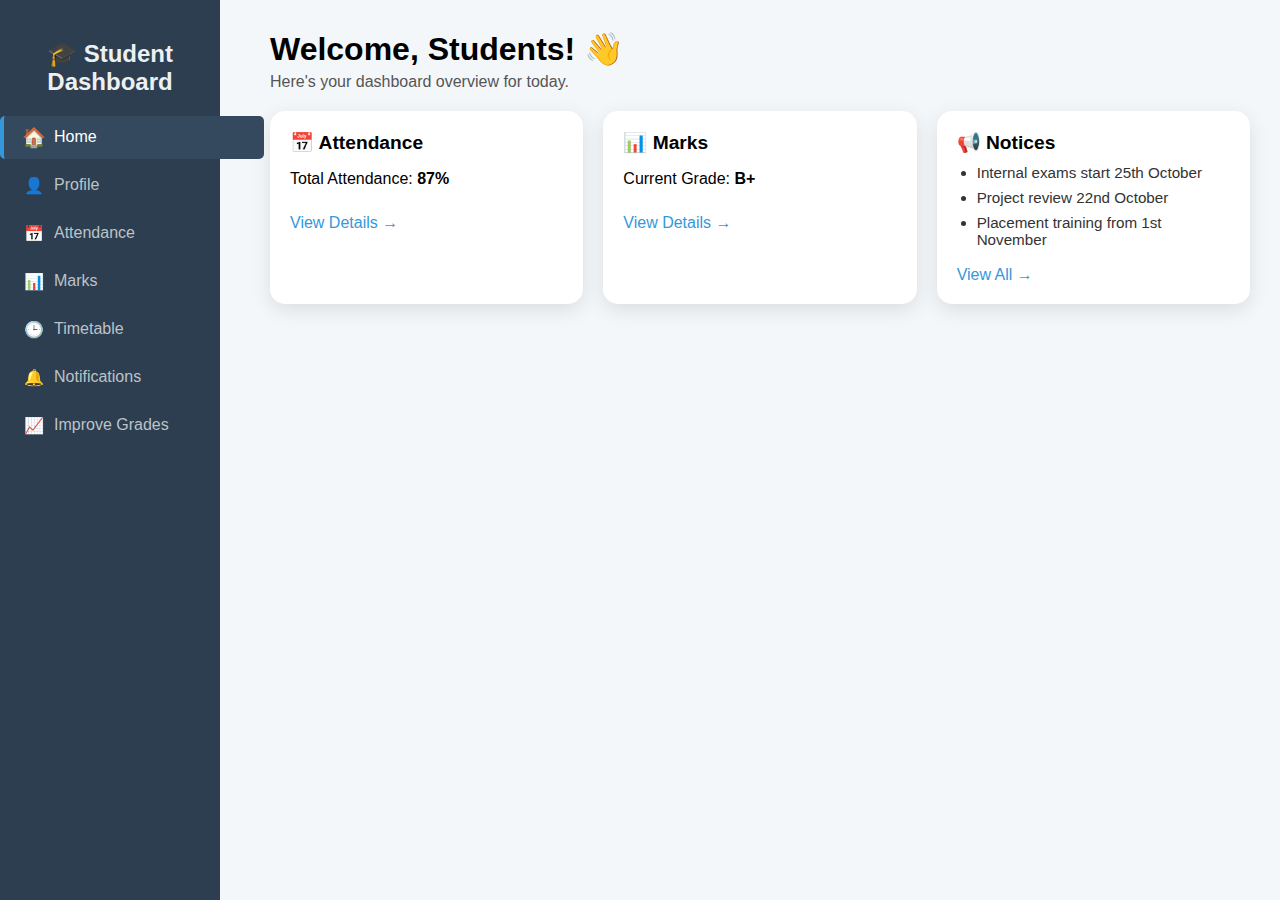
<file: index.html>
<!DOCTYPE html>
<html>
<head>
  <title>Student Dashboard</title>
  <link rel="stylesheet" href="style.css">
</head>
<body>

<!-- Sidebar -->
<div class="sidebar">
  <h2>🎓 Student Dashboard</h2>
  <a href="index.html" class="active"><span class="icon">🏠</span> Home</a>
  <a href="profile.html"><span class="icon">👤</span> Profile</a>
  <a href="attendance.html"><span class="icon">📅</span> Attendance</a>
  <a href="marks.html"><span class="icon">📊</span> Marks</a>
  <a href="timetable.html"><span class="icon">🕒</span> Timetable</a>
  <a href="notification.html"><span class="icon">🔔</span> Notifications</a>
  <a href="improvement.html"><span class="icon">📈</span> Improve Grades</a>
</div>

<!-- Main Content -->
<div class="content">
  <!-- Welcome Section -->
  <div class="welcome">
    <h1>Welcome, Students! 👋</h1>
    <p>Here's your dashboard overview for today.</p>
  </div>

  <!-- Dashboard Cards Grid -->
  <div class="cards-grid">
    <!-- Attendance Card -->
    <div class="card">
      <h3>📅 Attendance</h3>
      <p>Total Attendance: <strong>87%</strong></p>
      <a href="attendance.html" class="card-link">View Details →</a>
    </div>

    <!-- Marks Card -->
    <div class="card">
      <h3>📊 Marks</h3>
      <p>Current Grade: <strong>B+</strong></p>
      <a href="marks.html" class="card-link">View Details →</a>
    </div>

    <!-- Notices Card -->
    <div class="card">
      <h3>📢 Notices</h3>
      <ul>
        <li>Internal exams start 25th October</li>
        <li>Project review 22nd October</li>
        <li>Placement training from 1st November</li>
      </ul>
      <a href="notification.html" class="card-link">View All →</a>
    </div>
  </div>
</div>

</body>
</html>
</file>
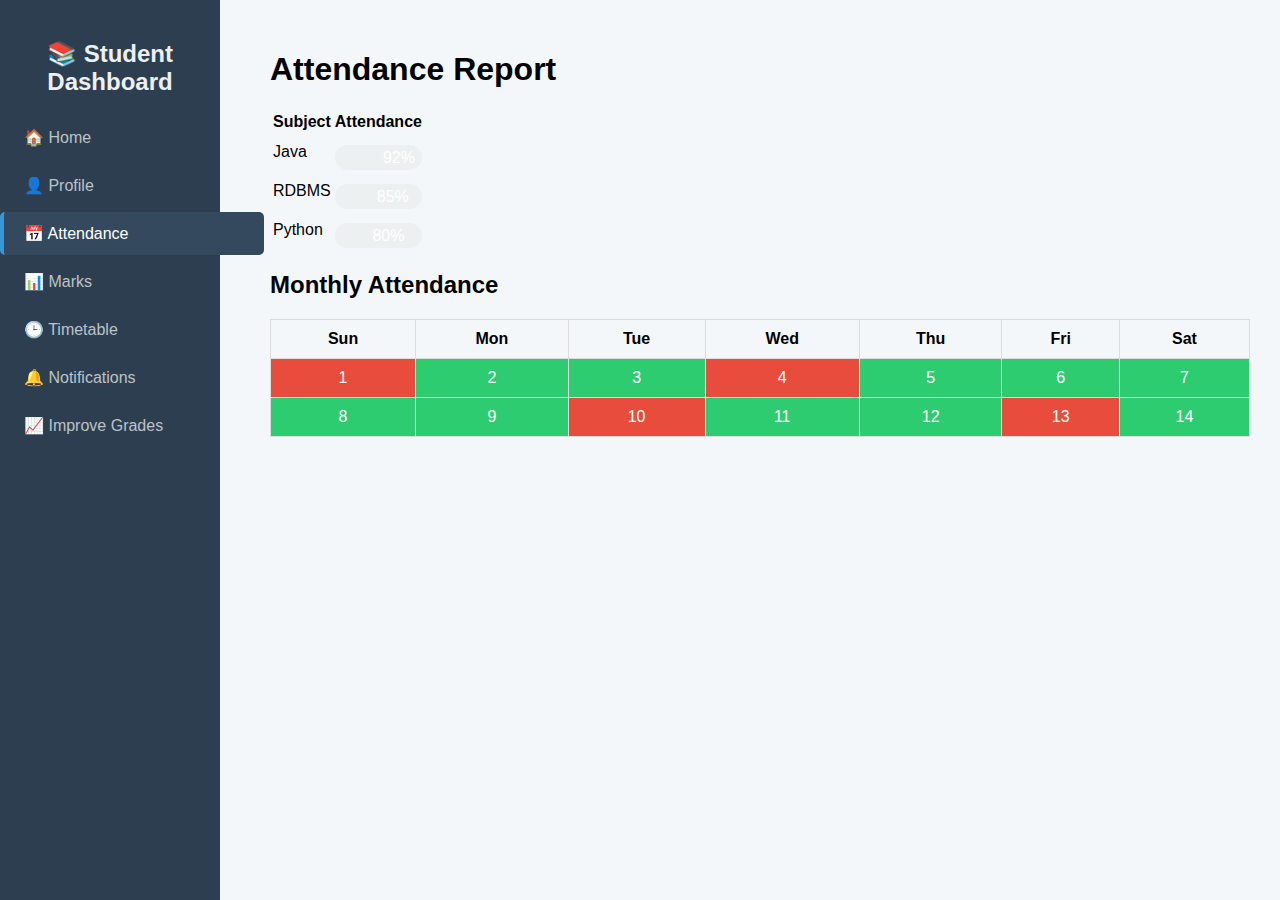
<file: attendance.html>
<!DOCTYPE html>
<html>
<head>
  <title>Attendance</title>
  <link rel="stylesheet" href="style.css">
</head>
<body>

<div class="sidebar">
  <h2>📚 Student Dashboard</h2>
  <a href="index.html">🏠 Home</a>
  <a href="profile.html">👤 Profile</a>
  <a href="attendance.html" class="active">📅 Attendance</a>
  <a href="marks.html">📊 Marks</a>
  <a href="timetable.html">🕒 Timetable</a>
  <a href="notification.html">🔔 Notifications</a>
  <a href="improvement.html">📈 Improve Grades</a>
</div>


<div class="content">
  <h1>Attendance Report</h1>

  <!-- Subject-wise Progress Bars -->
  <table class="table">
    <tr><th>Subject</th><th>Attendance</th></tr>
    <tr>
      <td>Java</td>
      <td>
        <div class="progress-bar" title="92% attendance">
          <div class="progress" style="width: 92%;">92%</div>
        </div>
      </td>
    </tr>
    <tr>
      <td>RDBMS</td>
      <td>
        <div class="progress-bar" title="85% attendance">
          <div class="progress" style="width: 85%;">85%</div>
        </div>
      </td>
    </tr>
    <tr>
      <td>Python</td>
      <td>
        <div class="progress-bar" title="80% attendance">
          <div class="progress" style="width: 80%;">80%</div>
        </div>
      </td>
    </tr>
  </table>

  <!-- Monthly Attendance Calendar -->
  <h2>Monthly Attendance</h2>
  <table class="calendar">
    <tr>
      <th>Sun</th><th>Mon</th><th>Tue</th><th>Wed</th><th>Thu</th><th>Fri</th><th>Sat</th>
    </tr>
    <tr>
      <td class="absent">1</td>
      <td class="present">2</td>
      <td class="present">3</td>
      <td class="absent">4</td>
      <td class="present">5</td>
      <td class="present">6</td>
      <td class="present">7</td>
    </tr>
    <tr>
      <td class="present">8</td>
      <td class="present">9</td>
      <td class="absent">10</td>
      <td class="present">11</td>
      <td class="present">12</td>
      <td class="absent">13</td>
      <td class="present">14</td>
    </tr>
    <!-- Add remaining weeks -->
  </table>
</div>

</body>
</html>
</file>
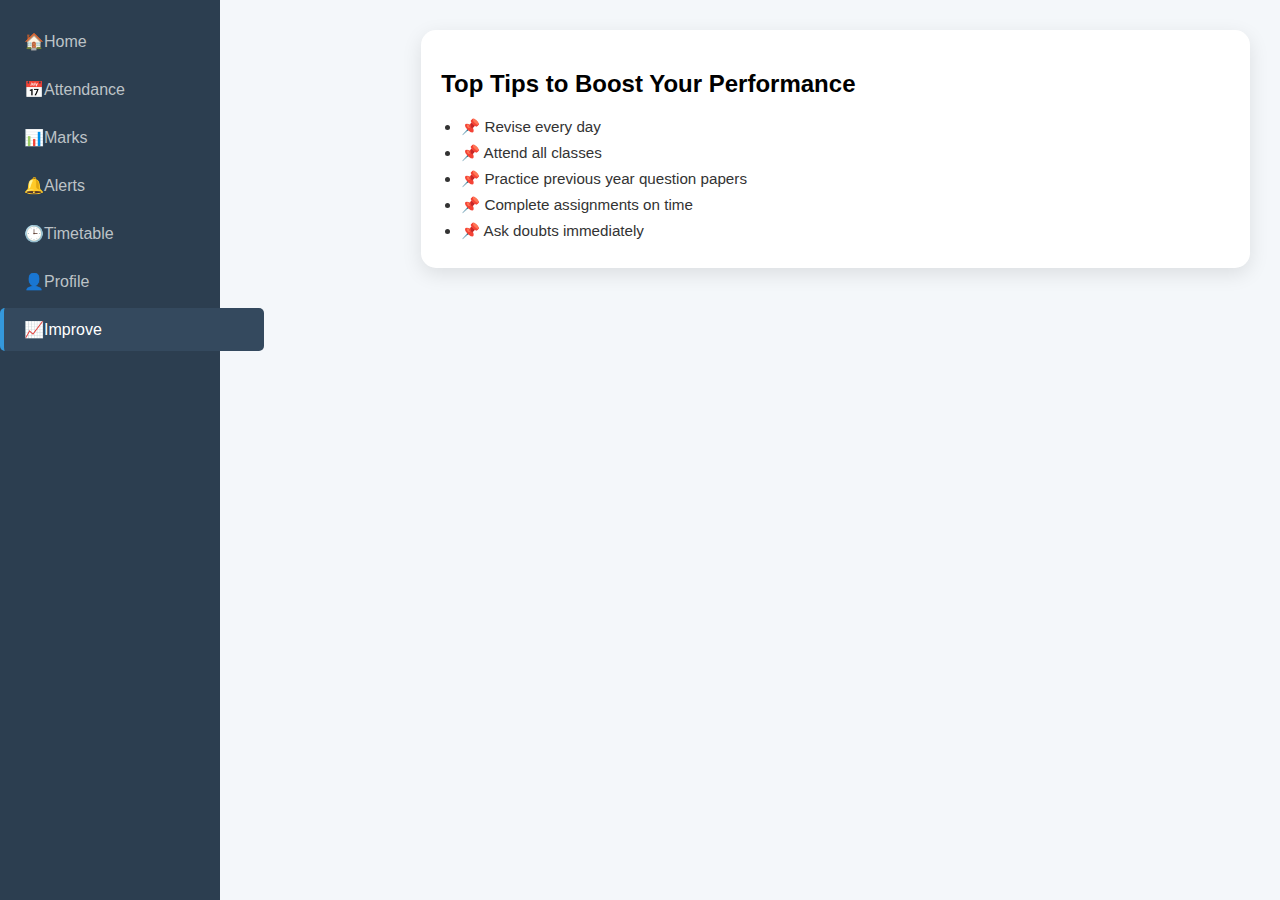
<file: improvement.html>
<!doctype html>
<html lang="en">
  <head>
    <meta charset="UTF-8" />
    <title>Improve Your Grades</title>
    <link rel="stylesheet" href="style.css" />
  </head>
  <body>
    <header class="header">Improve Your Grades</header>

    <main class="content">
      <div class="card improvement-card">
        <h2>Top Tips to Boost Your Performance</h2>
        <ul>
          <li>📌 Revise every day</li>
          <li>📌 Attend all classes</li>
          <li>📌 Practice previous year question papers</li>
          <li>📌 Complete assignments on time</li>
          <li>📌 Ask doubts immediately</li>
        </ul>
      </div>
    </main>

    <footer class="sidebar">
      <a href="index.html"><span>🏠</span>Home</a>
      <a href="attendance.html"><span>📅</span>Attendance</a>
      <a href="marks.html"><span>📊</span>Marks</a>
      <a href="notification.html" class="alert"><span>🔔</span>Alerts</a>
      <a href="timetable.html"><span>🕒</span>Timetable</a>
      <a href="profile.html"><span>👤</span>Profile</a>
      <a href="improvement.html" class="active"><span>📈</span>Improve</a>
    </footer>
  </body>
</html>
</file>
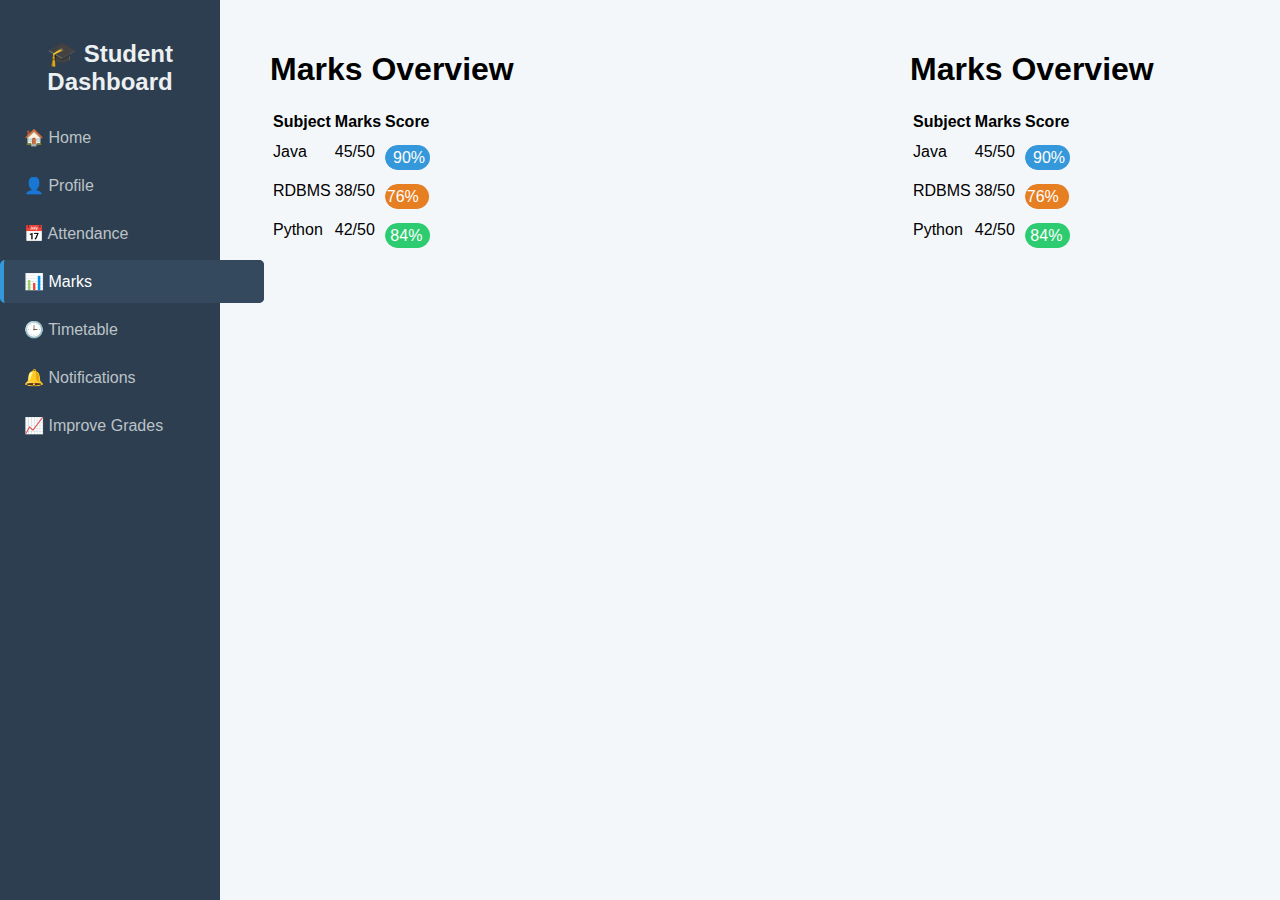
<file: marks.html>
<!DOCTYPE html>
<html>
<head>
  <title>Marks</title>
  <link rel="stylesheet" href="style.css">
</head>
<body>

<!-- Sidebar -->
<div class="sidebar">
  <h2>🎓 Student Dashboard</h2>
  <a href="index.html">🏠 Home</a>
  <a href="profile.html">👤 Profile</a>
  <a href="attendance.html">📅 Attendance</a>
  <a href="marks.html" class="active">📊 Marks</a>
  <a href="timetable.html">🕒 Timetable</a>
  <a href="notification.html">🔔 Notifications</a>
  <a href="improvement.html">📈 Improve Grades</a>
</div>

<!-- Main Content -->
<div class="content">
  <h1>Marks Overview</h1>

  <table class="table">
    <tr><th>Subject</th><th>Marks</th><th>Score</th></tr>
    <tr class="java">
      <td>Java</td>
      <td>45/50</td>
      <td>
        <div class="progress-bar">
          <div class="progress" style="width: 90%; background-color: #3498db;">90%</div>
        </div>
      </td>
    </tr>
    <tr class="rdbms">
      <td>RDBMS</td>
      <td>38/50</td>
      <td>
        <div class="progress-bar">
          <div class="progress" style="width: 76%; background-color: #e67e22;">76%</div>
        </div>
      </td>
    </tr>
    <tr class="python">
      <td>Python</td>
      <td>42/50</td>
      <td>
        <div class="progress-bar">
          <div class="progress" style="width: 84%; background-color: #2ecc71;">84%</div>
        </div>
      </td>
    </tr>
  </table>

</div>
</body>
</html>
<!DOCTYPE html>
<html>
<head>
  <title>Marks</title>
  <link rel="stylesheet" href="style.css">
</head>
<body>

<!-- Sidebar -->
<div class="sidebar">
  <h2>🎓 Student Dashboard</h2>
  <a href="index.html">🏠 Home</a>
  <a href="profile.html">👤 Profile</a>
  <a href="attendance.html">📅 Attendance</a>
  <a href="marks.html" class="active">📊 Marks</a>
  <a href="timetable.html">🕒 Timetable</a>
  <a href="notifications.html">🔔 Notifications</a>
  <a href="improvement.html">📈 Improve Grades</a>
</div>

<!-- Main Content -->
<div class="content">
  <h1>Marks Overview</h1>

  <table class="table">
    <tr><th>Subject</th><th>Marks</th><th>Score</th></tr>
    <tr class="java">
      <td>Java</td>
      <td>45/50</td>
      <td>
        <div class="progress-bar">
          <div class="progress" style="width: 90%; background-color: #3498db;">90%</div>
        </div>
      </td>
    </tr>
    <tr class="rdbms">
      <td>RDBMS</td>
      <td>38/50</td>
      <td>
        <div class="progress-bar">
          <div class="progress" style="width: 76%; background-color: #e67e22;">76%</div>
        </div>
      </td>
    </tr>
    <tr class="python">
      <td>Python</td>
      <td>42/50</td>
      <td>
        <div class="progress-bar">
          <div class="progress" style="width: 84%; background-color: #2ecc71;">84%</div>
        </div>
      </td>
    </tr>
  </table>

</div>
</body>
</html>
</file>
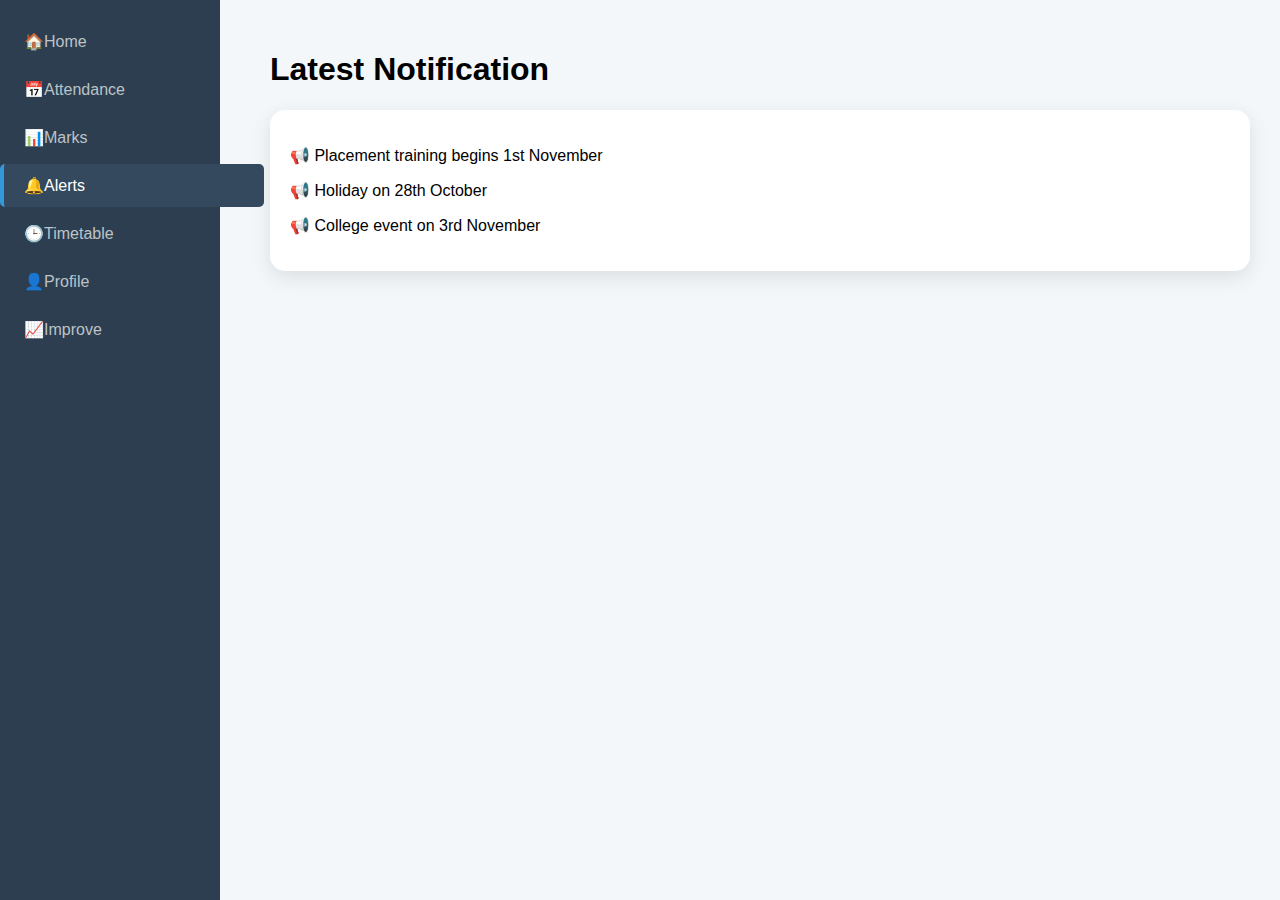
<file: notification.html>
<!doctype html>
<html>
  <head>
    <title>Notification</title>
    <link rel="stylesheet" href="style.css" />
  </head>
  <body>
    <div class="sidebar">
      <a href="index.html"><span>🏠</span>Home</a>
      <a href="attendance.html"><span>📅</span>Attendance</a>
      <a href="marks.html"><span>📊</span>Marks</a>
      <a href="notification.html" class="active"><span>🔔</span>Alerts</a>
      <a href="timetable.html"><span>🕒</span>Timetable</a>
      <a href="profile.html"><span>👤</span>Profile</a>
      <a href="improvement.html"><span>📈</span>Improve</a>
    </div>

    <div class="content">
      <h1>Latest Notification</h1>

      <div class="card">
        <p>📢 Placement training begins 1st November</p>
        <p>📢 Holiday on 28th October</p>
        <p>📢 College event on 3rd November</p>
      </div>
    </div>
  </body>
</html>
</file>
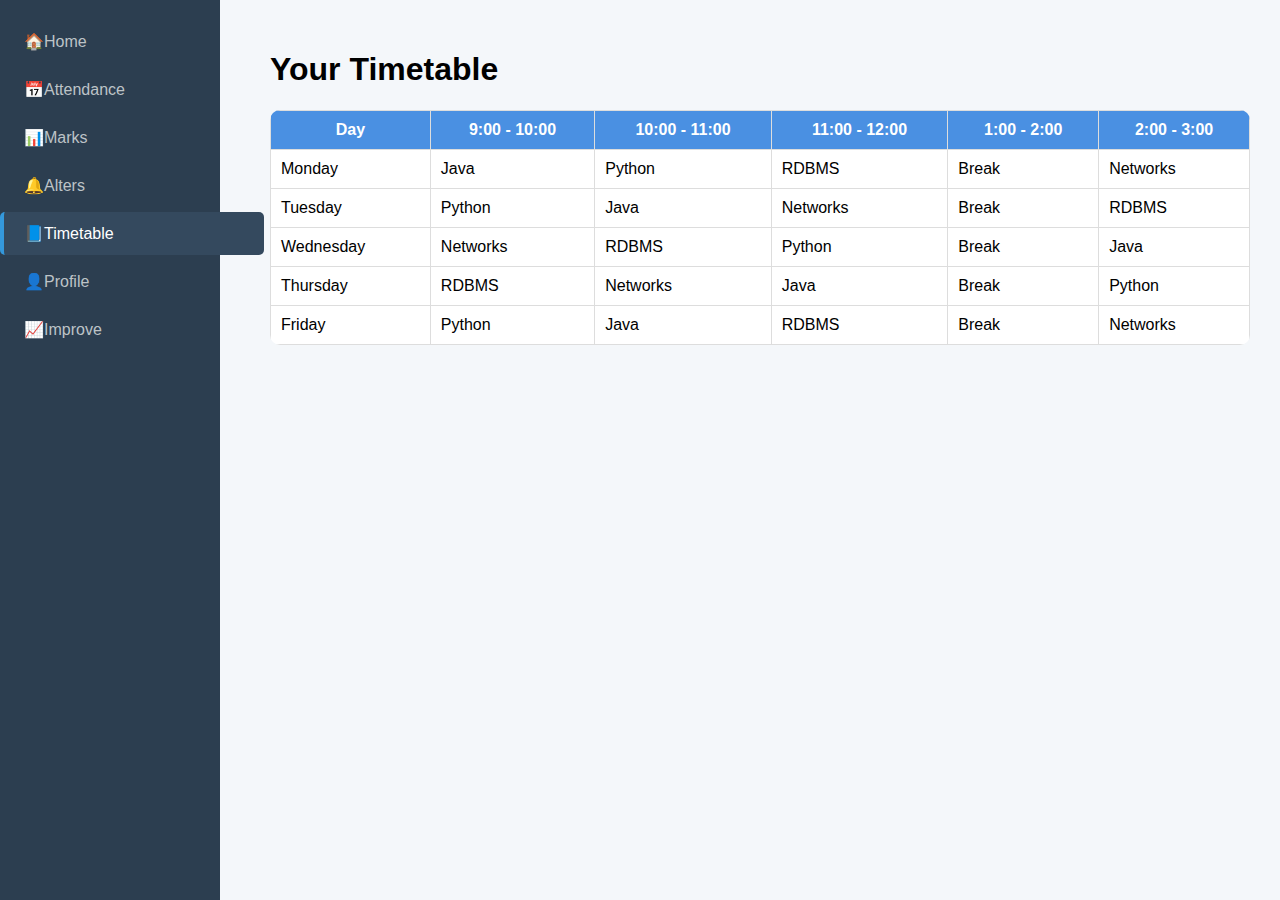
<file: timetable.html>
<!doctype html>
<html>
  <head>
    <title>Timetable</title>
    <link rel="stylesheet" href="style.css" />
  </head>
  <body>
    <div class="sidebar">
      <a href="index.html"><span>🏠</span>Home</a>
      <a href="attendance.html"><span>📅</span>Attendance</a>
      <a href="marks.html"><span>📊</span>Marks</a>
      <a href="notification.html"><span>🔔</span>Alters</a>
      <a href="timetable.html" class="active"><span>📘</span>Timetable</a>
      <a href="profile.html"><span>👤</span>Profile</a>
      <a href="improvement.html"><span>📈</span>Improve</a>
    </div>

    <div class="content">
      <h1>Your Timetable</h1>

      <table
        class="table"
        style="
          width: 100%;
          border-collapse: collapse;
          margin-top: 20px;
          background: #fff;
          border-radius: 10px;
          overflow: hidden;
        "
      >
        <tr style="background: #4a90e2; color: white">
          <th style="padding: 10px; border: 1px solid #ddd">Day</th>
          <th style="padding: 10px; border: 1px solid #ddd">9:00 - 10:00</th>
          <th style="padding: 10px; border: 1px solid #ddd">10:00 - 11:00</th>
          <th style="padding: 10px; border: 1px solid #ddd">11:00 - 12:00</th>
          <th style="padding: 10px; border: 1px solid #ddd">1:00 - 2:00</th>
          <th style="padding: 10px; border: 1px solid #ddd">2:00 - 3:00</th>
        </tr>

        <tr>
          <td style="padding: 10px; border: 1px solid #ddd">Monday</td>
          <td style="padding: 10px; border: 1px solid #ddd">Java</td>
          <td style="padding: 10px; border: 1px solid #ddd">Python</td>
          <td style="padding: 10px; border: 1px solid #ddd">RDBMS</td>
          <td style="padding: 10px; border: 1px solid #ddd">Break</td>
          <td style="padding: 10px; border: 1px solid #ddd">Networks</td>
        </tr>

        <tr>
          <td style="padding: 10px; border: 1px solid #ddd">Tuesday</td>
          <td style="padding: 10px; border: 1px solid #ddd">Python</td>
          <td style="padding: 10px; border: 1px solid #ddd">Java</td>
          <td style="padding: 10px; border: 1px solid #ddd">Networks</td>
          <td style="padding: 10px; border: 1px solid #ddd">Break</td>
          <td style="padding: 10px; border: 1px solid #ddd">RDBMS</td>
        </tr>

        <tr>
          <td style="padding: 10px; border: 1px solid #ddd">Wednesday</td>
          <td style="padding: 10px; border: 1px solid #ddd">Networks</td>
          <td style="padding: 10px; border: 1px solid #ddd">RDBMS</td>
          <td style="padding: 10px; border: 1px solid #ddd">Python</td>
          <td style="padding: 10px; border: 1px solid #ddd">Break</td>
          <td style="padding: 10px; border: 1px solid #ddd">Java</td>
        </tr>

        <tr>
          <td style="padding: 10px; border: 1px solid #ddd">Thursday</td>
          <td style="padding: 10px; border: 1px solid #ddd">RDBMS</td>
          <td style="padding: 10px; border: 1px solid #ddd">Networks</td>
          <td style="padding: 10px; border: 1px solid #ddd">Java</td>
          <td style="padding: 10px; border: 1px solid #ddd">Break</td>
          <td style="padding: 10px; border: 1px solid #ddd">Python</td>
        </tr>

        <tr>
          <td style="padding: 10px; border: 1px solid #ddd">Friday</td>
          <td style="padding: 10px; border: 1px solid #ddd">Python</td>
          <td style="padding: 10px; border: 1px solid #ddd">Java</td>
          <td style="padding: 10px; border: 1px solid #ddd">RDBMS</td>
          <td style="padding: 10px; border: 1px solid #ddd">Break</td>
          <td style="padding: 10px; border: 1px solid #ddd">Networks</td>
        </tr>
      </table>
    </div>
  </body>
</html>
</file>
<file: style.css>
/* ------------------------------
   General Body Styling
------------------------------ */
body {
  margin: 0;
  font-family: "Poppins", sans-serif;
  background: #f4f7fa;
  display: flex;
}

/* ------------------------------
   Sidebar Styling
------------------------------ */
.sidebar {
  width: 220px;
  background: #2c3e50;
  height: 100vh;
  padding-top: 20px;
  position: fixed;
  display: flex;
  flex-direction: column;
  align-items: flex-start;
}

.sidebar h2 {
  color: #ecf0f1;
  text-align: center;
  width: 100%;
  margin-bottom: 20px;
  font-size: 1.5em;
  font-weight: bold;
}

.sidebar a {
  display: flex;
  align-items: center;
  width: 100%;
  color: #bdc3c7;
  padding: 12px 20px;
  text-decoration: none;
  font-size: 1em;
  transition: all 0.3s ease;
  border-left: 4px solid transparent;
  margin-bottom: 5px;
  border-radius: 5px;
}

.sidebar a .icon {
  margin-right: 10px;
  transition: transform 0.3s ease;
}

.sidebar a:hover {
  background: #34495e;
  color: #fff;
  border-left: 4px solid #3498db;
}

.sidebar a:hover .icon {
  transform: scale(1.2) rotate(10deg);
}

.sidebar a.active {
  background: #34495e;
  color: #fff;
  border-left: 4px solid #3498db;
}

.sidebar a.active .icon {
  transform: scale(1.2);
}

/* ------------------------------
   Main Content
------------------------------ */
.content {
  margin-left: 240px;
  padding: 30px;
  flex: 1;
}

/* Welcome Section */
.welcome h1 { font-size: 2em; margin: 0; }
.welcome p { font-size: 1em; color: #555; margin-top: 5px; }

/* Cards Grid */
.cards-grid {
  display: grid;
  grid-template-columns: repeat(auto-fit, minmax(250px, 1fr));
  gap: 20px;
  margin-top: 20px;
}

/* Card Styling */
.card, .profile-card {
  background: #fff;
  padding: 20px;
  border-radius: 15px;
  box-shadow: 0 6px 20px rgba(0,0,0,0.1);
  margin-bottom: 20px;
  transition: transform 0.3s ease, box-shadow 0.3s ease;
}

.card:hover, .profile-card:hover {
  transform: translateY(-5px);
  box-shadow: 0 10px 30px rgba(0,0,0,0.15);
}

.card h3, .profile-card h3 {
  margin-top: 0;
  margin-bottom: 10px;
  font-size: 1.2em;
}

.card ul {
  padding-left: 20px;
  margin: 0;
}

.card ul li {
  margin-bottom: 8px;
  font-size: 0.95em;
  color: #333;
}

.card-link {
  display: inline-block;
  margin-top: 10px;
  text-decoration: none;
  color: #3498db;
  font-weight: 500;
  transition: color 0.3s;
}

.card-link:hover {
  color: #2c3e50;
}

/* ------------------------------
   Profile Card
------------------------------ */
.profile-card {
  display: flex;
  align-items: center;
  max-width: 600px;
}

.profile-image img {
  width: 120px;
  height: 120px;
  border-radius: 50%;
  margin-right: 25px;
  border: 4px solid #3498db;
}

.profile-info p {
  margin: 8px 0;
  font-size: 1em;
  color: #333;
}

.profile-info strong {
  color: #2c3e50;
}

.edit-btn {
  margin-top: 10px;
  padding: 8px 15px;
  border: none;
  background-color: #3498db;
  color: #fff;
  border-radius: 8px;
  cursor: pointer;
  transition: background-color 0.3s;
}

.edit-btn:hover {
  background-color: #2c80b4;
}

/* ------------------------------
   Progress Bars
------------------------------ */
.progress-bar {
  background: #ecf0f1;
  border-radius: 20px;
  overflow: hidden;
  width: 100%;
  height: 25px;
  margin-top: 10px;
}

.progress {
  height: 100%;
  line-height: 25px;
  color: white;
  text-align: right;
  padding-right: 10px;
  border-radius: 20px;
  transition: width 1s ease-in-out;
}

/* Progress Bar Colors */
.progress.green { background-color: #2ecc71; }
.progress.orange { background-color: #f39c12; }
.progress.red { background-color: #e74c3c; }

/* ------------------------------
   Attendance Calendar
------------------------------ */
.calendar {
  width: 100%;
  border-collapse: collapse;
  margin-top: 15px;
  text-align: center;
}

.calendar th, .calendar td {
  padding: 10px;
  border: 1px solid #ddd;
}

.calendar td.present { background-color: #2ecc71; color: white; cursor: pointer; }
.calendar td.absent { background-color: #e74c3c; color: white; cursor: pointer; }
.calendar td:hover { background-color: #3498db; color: white; }
</file>
